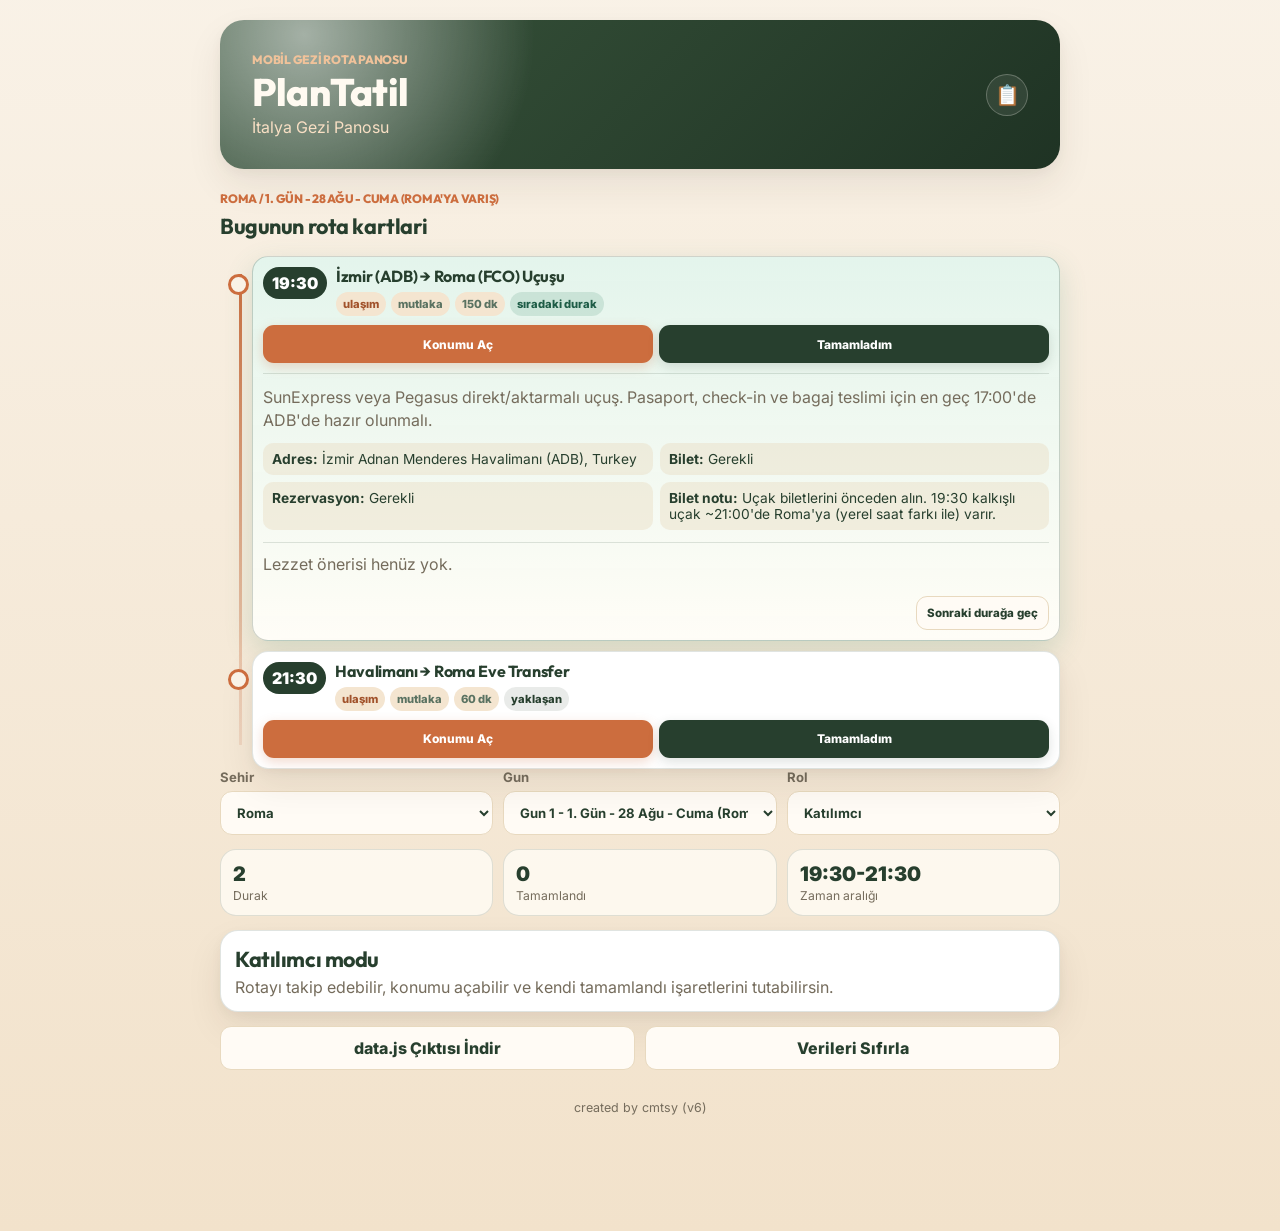
<file: index.html>
<!doctype html>
<html lang="tr">
  <head>
    <meta charset="utf-8">
    <meta name="viewport" content="width=device-width, initial-scale=1">
    <title>PlanTatil - İtalya Gezi Panosu</title>
    <meta
      name="description"
      content="PlanTatil mobil öncelikli gezi rota panosu prototipi."
    >
    <link rel="preconnect" href="https://fonts.googleapis.com">
    <link rel="preconnect" href="https://fonts.gstatic.com" crossorigin>
    <link href="https://fonts.googleapis.com/css2?family=Inter:wght@400;500;600&family=Outfit:wght@600;700;800&display=swap" rel="stylesheet">
    <link rel="manifest" href="manifest.json?v=6">
    <meta name="theme-color" content="#263d2b">
    <link rel="stylesheet" href="styles.css?v=6">
  </head>
  <body>
    <div class="app-shell">
      <header class="hero">
        <div class="hero__top">
          <div>
            <p class="eyebrow">Mobil gezi rota panosu</p>
            <h1>PlanTatil</h1>
            <p class="subtitle">İtalya Gezi Panosu</p>
          </div>
          <a href="ozet.html" class="icon-button" style="color: #fffaf1; border: 1px solid rgba(255, 250, 241, 0.25); border-radius: 50%; width: 42px; height: 42px; display: flex; align-items: center; justify-content: center; text-decoration: none; font-size: 1.25rem; background: rgba(255, 255, 255, 0.08); transition: var(--transition); align-self: center;" title="Gezi Özeti" onmouseover="this.style.background='rgba(255, 255, 255, 0.18)'" onmouseout="this.style.background='rgba(255, 255, 255, 0.08)'">
            📋
          </a>
        </div>
      </header>

      <main>
        <section class="route-heading">
          <div>
            <p class="eyebrow" id="routeContext">Roma / Gün 1</p>
            <h2>Bugunun rota kartlari</h2>
          </div>
        </section>

        <section class="empty-state" id="emptyState" hidden>
          <h2>Bu seçim için rota henüz hazır değil.</h2>
          <p>İlk prototipte yalnızca Roma / Gün 1 dolu. Diğer şehir ve günler sonraki fazlarda eklenecek.</p>
        </section>

        <section class="timeline" id="routeList" aria-label="Rota kartlari"></section>
        <section class="controls" aria-label="Pano secimleri">
          <label>
            Sehir
            <select id="citySelect"></select>
          </label>
          <label>
            Gun
            <select id="daySelect"></select>
          </label>
          <label>
            Rol
            <select id="roleSelect">
              <option value="admin">Admin</option>
              <option value="foodEditor">Lezzet Editörü</option>
              <option value="participant">Katılımcı</option>
            </select>
          </label>
        </section>
        <section class="summary-grid" aria-label="Gun ozeti">
          <article>
            <span id="stopCount">0</span>
            <p>Durak</p>
          </article>
          <article>
            <span id="completedCount">0</span>
            <p>Tamamlandı</p>
          </article>
          <article>
            <span id="dayWindow">-</span>
            <p>Zaman aralığı</p>
          </article>
        </section>
        <section class="role-panel" id="rolePanel"></section>
        <section class="panel-actions" aria-label="Plan islemleri">
          <button class="ghost-button" id="exportDataButton" type="button">
            data.js Çıktısı İndir
          </button>
          <button class="ghost-button" id="resetDataButton" type="button">
            Verileri Sıfırla
          </button>
        </section>
        <section class="panel-actions panel-actions--admin admin-only">
          <button class="secondary-button" id="addDayButton" type="button">
            + Gün Ekle
          </button>
          <button class="primary-button" id="addStopButton" type="button">
            + Yeni Durak
          </button>
        </section>
        <footer class="site-credit">created by cmtsy (v6)</footer>
      </main>
    </div>

    <dialog class="dialog" id="stopDialog">
      <form method="dialog" id="stopForm">
        <div class="dialog__header">
          <h2 id="stopDialogTitle">Durak</h2>
          <button class="icon-button" id="closeStopDialog" type="button" aria-label="Kapat">x</button>
        </div>
        <input type="hidden" id="stopId">
        <input type="hidden" id="stopSourceRouteKey">
        <div class="form-grid">
          <label>Saat <input id="stopTime" type="time" required></label>
          <label>Başlık <input id="stopTitle" type="text" required></label>
          <label>
            Gun Degistir / Baska Gune Tasi
            <select id="stopDayId"></select>
          </label>
          <label>
            Tur
            <select id="stopType">
              <option value="gezi">Gezi</option>
              <option value="müze">Müze</option>
              <option value="yemek molası">Yemek molası</option>
              <option value="serbest zaman">Serbest zaman</option>
            </select>
          </label>
          <label>Tahmini süre <input id="stopDuration" type="text" placeholder="90 dk"></label>
          <label class="span-2">Adres <input id="stopAddress" type="text"></label>
          <label class="span-2">Google Maps linki <input id="stopMapLink" type="url"></label>
          <label class="span-2">Kısa açıklama <textarea id="stopDescription" rows="3"></textarea></label>
          <label>
            Bilet gerekli mi?
            <select id="stopTicketRequired">
              <option value="false">Hayır</option>
              <option value="true">Evet</option>
            </select>
          </label>
          <label>
            Rezervasyon gerekli mi?
            <select id="stopReservationRequired">
              <option value="false">Hayır</option>
              <option value="true">Evet</option>
            </select>
          </label>
          <label>
            Öncelik
            <select id="stopPriority">
              <option value="mutlaka">Mutlaka</option>
              <option value="opsiyonel">Opsiyonel</option>
            </select>
          </label>
        </div>
        <menu class="dialog__actions">
          <button class="ghost-button" id="cancelStopDialog" type="button">Vazgeç</button>
          <button class="primary-button" id="saveStopButton" value="default" type="submit">Kaydet</button>
        </menu>
      </form>
    </dialog>

    <dialog class="dialog" id="foodDialog">
      <form method="dialog" id="foodForm">
        <div class="dialog__header">
          <h2 id="foodDialogTitle">Lezzet önerisi ekle</h2>
          <button class="icon-button" id="closeFoodDialog" type="button" aria-label="Kapat">x</button>
        </div>
        <input type="hidden" id="foodStopId">
        <input type="hidden" id="foodId">
        <div class="form-grid">
          <label>
            Tur
            <select id="foodType">
              <option value="yemek">Yemek</option>
              <option value="kahve">Kahve</option>
              <option value="dondurma">Dondurma</option>
              <option value="tatlı">Tatlı</option>
              <option value="alışveriş">Alışveriş</option>
            </select>
          </label>
          <label>Fiyat etiketi <input id="foodPrice" type="text" placeholder="€€"></label>
          <label class="span-2">Başlık <input id="foodTitle" type="text" required></label>
          <label class="span-2">Harita linki <input id="foodMapLink" type="url"></label>
          <label class="span-2">Kısa not <textarea id="foodNote" rows="3"></textarea></label>
        </div>
        <menu class="dialog__actions">
          <button class="ghost-button" id="cancelFoodDialog" type="button">Vazgeç</button>
          <button class="primary-button" id="saveFoodButton" value="default" type="submit">Öneri Ekle</button>
        </menu>
      </form>
    </dialog>

    <dialog class="dialog dialog--compact" id="dayDialog">
      <form method="dialog" id="dayForm">
        <div class="dialog__header">
          <h2 id="dayDialogTitle">Yeni gün ekle</h2>
          <button class="icon-button" id="closeDayDialog" type="button" aria-label="Kapat">x</button>
        </div>
        <div class="form-grid form-grid--compact">
          <label>Gün adı <input id="dayLabel" type="text" placeholder="Gün 2" required></label>
        </div>
        <menu class="dialog__actions">
          <button class="ghost-button" id="cancelDayDialog" type="button">Vazgeç</button>
          <button class="primary-button" id="saveDayButton" value="default" type="submit">Günü Ekle</button>
        </menu>
      </form>
    </dialog>

    <script src="data.js?v=6"></script>
    <script src="app.js?v=6"></script>
  </body>
</html>
</file>
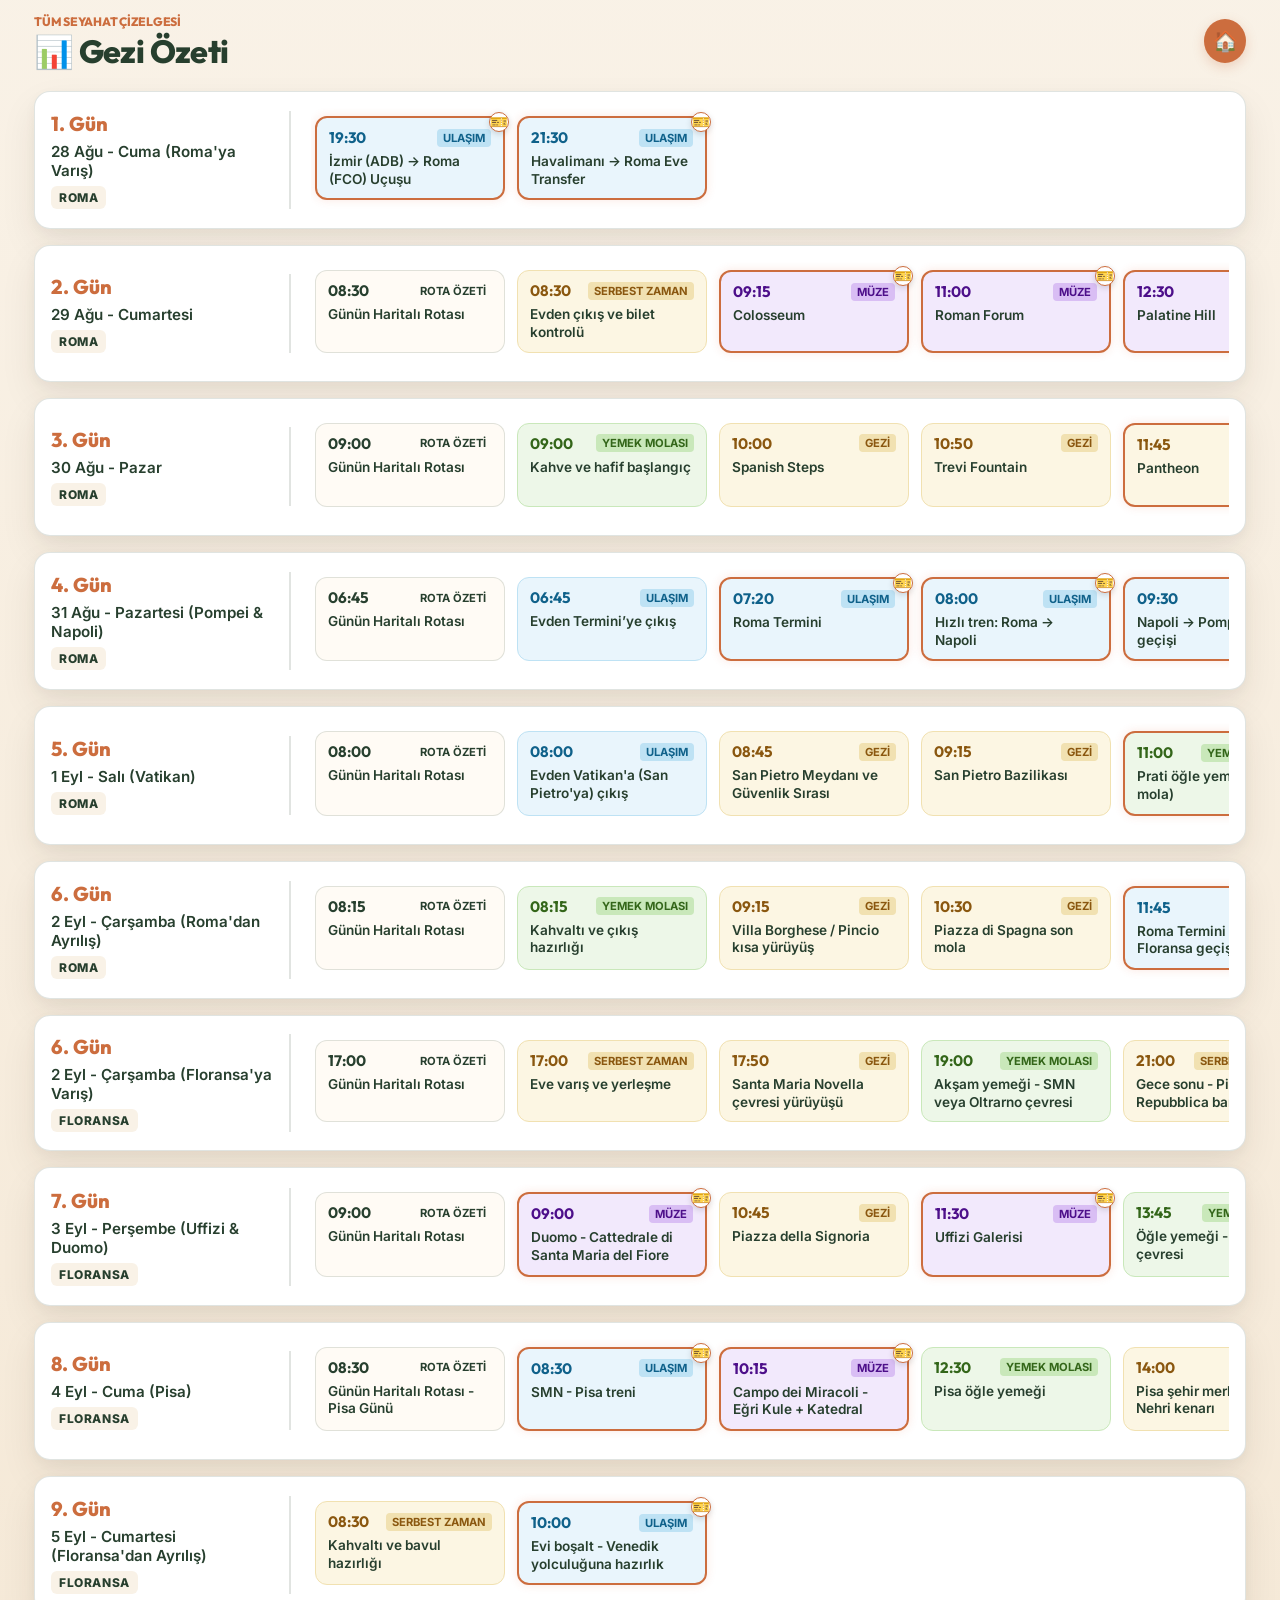
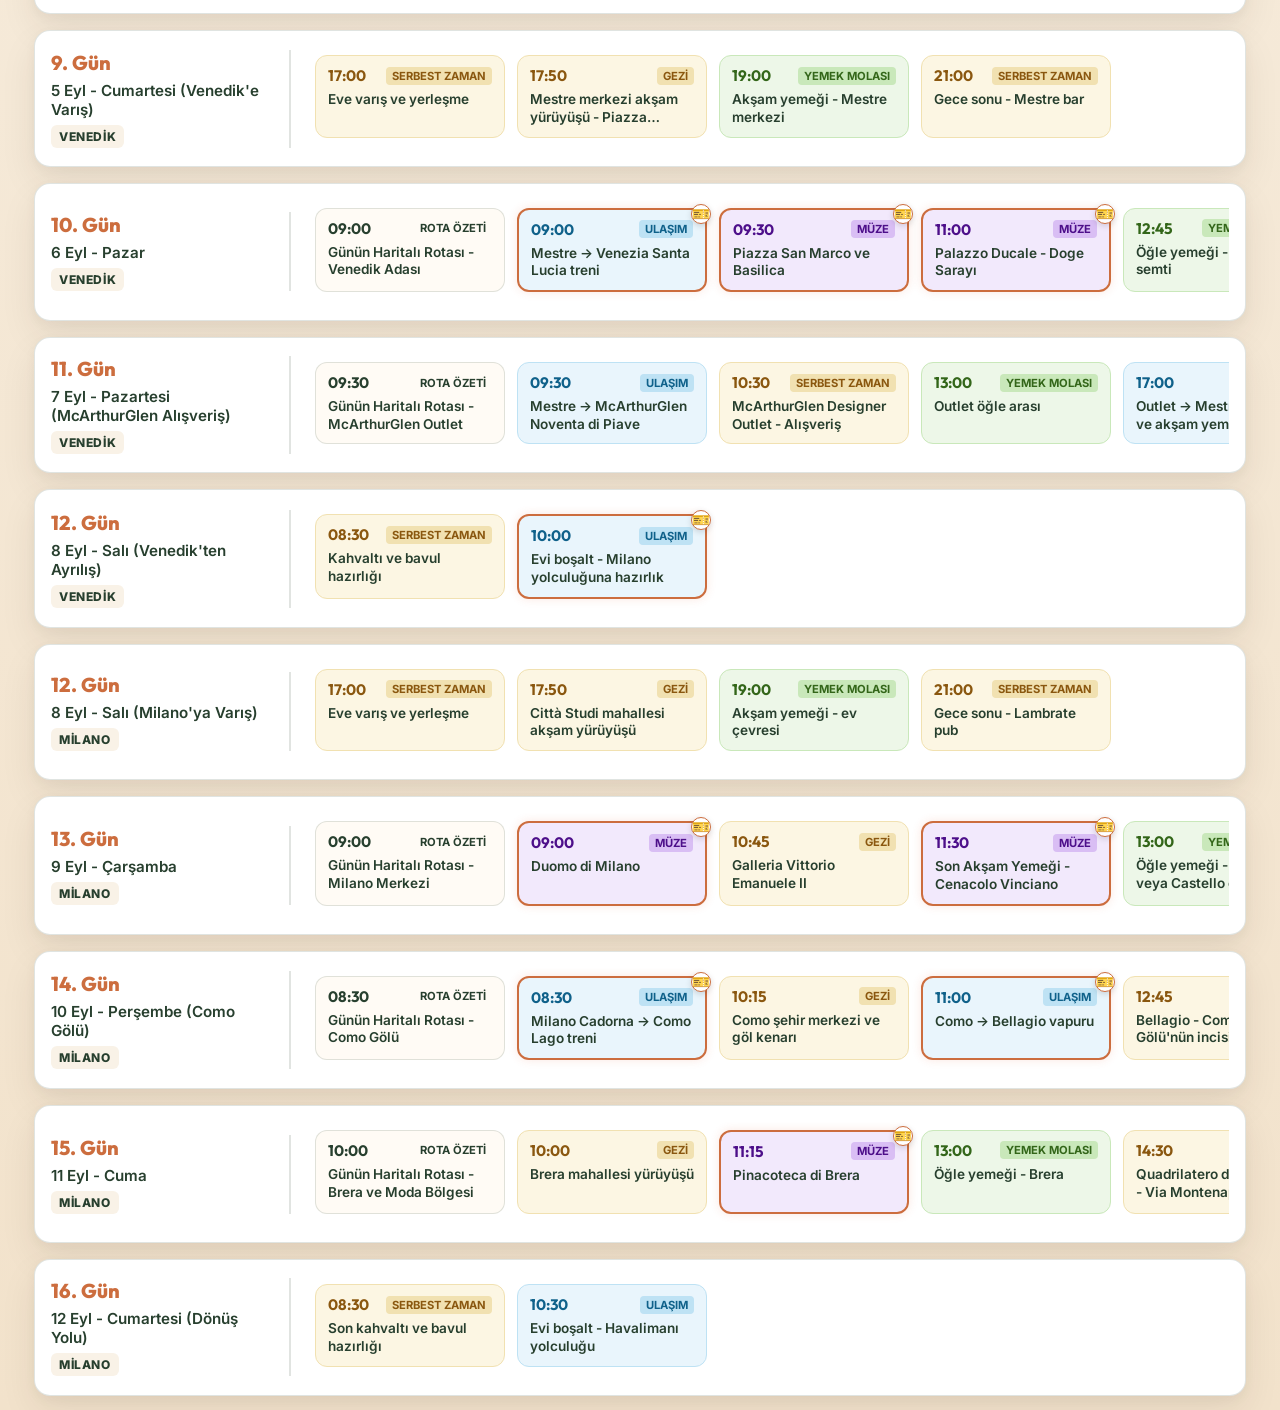
<file: ozet.html>
<!doctype html>
<html lang="tr">
  <head>
    <meta charset="utf-8">
    <meta name="viewport" content="width=device-width, initial-scale=1">
    <title>PlanTatil - Tüm Gezi Özeti</title>
    <link rel="preconnect" href="https://fonts.googleapis.com">
    <link rel="preconnect" href="https://fonts.gstatic.com" crossorigin>
    <link href="https://fonts.googleapis.com/css2?family=Inter:wght@400;500;600&family=Outfit:wght@600;700;800&display=swap" rel="stylesheet">
    <link rel="stylesheet" href="styles.css?v=6">
    <style>
      /* Scoped styling for summary page */
      .app-shell--wide {
        width: min(100%, 1240px);
        margin: 0 auto;
        padding: 14px;
      }

      .summary-header {
        display: flex;
        justify-content: space-between;
        align-items: center;
        margin-bottom: 24px;
        flex-wrap: wrap;
        gap: 14px;
      }

      .summary-header h1 {
        margin: 0;
        font-family: 'Outfit', sans-serif;
        font-size: 2rem;
        color: var(--olive);
      }

      .timeline-rows {
        display: flex;
        flex-direction: column;
        gap: 16px;
      }

      .day-row {
        background: var(--card);
        border-radius: 16px;
        padding: 16px;
        box-shadow: var(--shadow);
        display: grid;
        grid-template-columns: 240px 1fr;
        gap: 20px;
        align-items: center;
        transition: var(--transition);
        border: 1px solid var(--line);
      }

      .day-row:hover {
        transform: translateY(-2px);
        box-shadow: 0 20px 40px hsla(30, 40%, 15%, 0.12);
      }

      .day-meta {
        display: flex;
        flex-direction: column;
        gap: 6px;
        padding-right: 16px;
        border-right: 2px solid var(--line);
      }

      .day-meta__number {
        font-family: 'Outfit', sans-serif;
        font-size: 1.25rem;
        font-weight: 800;
        color: var(--terra);
      }

      .day-meta__date {
        font-size: 0.95rem;
        font-weight: 600;
        color: var(--olive);
      }

      .day-meta__city {
        display: inline-block;
        align-self: flex-start;
        background: var(--cream);
        color: var(--olive);
        font-size: 0.75rem;
        font-weight: 800;
        padding: 4px 8px;
        border-radius: 6px;
        text-transform: uppercase;
        letter-spacing: 0.05em;
      }

      .day-timeline-wrapper {
        position: relative;
        overflow: hidden;
      }

      .day-timeline {
        display: flex;
        gap: 12px;
        overflow-x: auto;
        padding: 8px 4px 12px;
        scroll-behavior: smooth;
        scrollbar-width: thin;
        scrollbar-color: var(--sand) transparent;
      }

      /* Webkit scrollbar customization */
      .day-timeline::-webkit-scrollbar {
        height: 6px;
      }
      .day-timeline::-webkit-scrollbar-track {
        background: transparent;
      }
      .day-timeline::-webkit-scrollbar-thumb {
        background-color: var(--sand);
        border-radius: 10px;
      }

      .stop-node {
        flex: 0 0 auto;
        width: 190px;
        background: var(--cream-2);
        border: 1px solid var(--line);
        border-radius: 12px;
        padding: 10px 12px;
        cursor: pointer;
        display: flex;
        flex-direction: column;
        gap: 6px;
        transition: var(--transition);
        position: relative;
      }

      .stop-node:hover {
        transform: translateY(-2px) scale(1.02);
        background: #fff;
        box-shadow: 0 6px 16px rgba(0,0,0,0.06);
      }

      .stop-node__time-type {
        display: flex;
        justify-content: space-between;
        align-items: center;
      }

      .stop-node__time {
        font-family: 'Outfit', sans-serif;
        font-weight: 700;
        font-size: 0.95rem;
        color: var(--olive);
      }

      .stop-node__type {
        font-size: 0.7rem;
        font-weight: 700;
        padding: 2px 6px;
        border-radius: 4px;
        text-transform: uppercase;
      }

      .stop-node__title {
        font-size: 0.85rem;
        font-weight: 600;
        color: var(--olive);
        white-space: normal;
        line-height: 1.3;
        display: -webkit-box;
        -webkit-line-clamp: 2;
        -webkit-box-orient: vertical;
        overflow: hidden;
      }

      .stop-node__badges {
        display: flex;
        gap: 4px;
        margin-top: auto;
      }

      .badge {
        font-size: 0.75rem;
        padding: 1px 4px;
        border-radius: 4px;
      }

      /* Node color themes based on type */
      .type-ulasim { background-color: hsl(200, 75%, 95%); border-color: hsl(200, 70%, 85%); }
      .type-ulasim .stop-node__type { background-color: hsl(200, 70%, 85%); color: hsl(200, 80%, 30%); }
      .type-ulasim .stop-node__time { color: hsl(200, 80%, 30%); }

      .type-muze { background-color: hsl(270, 75%, 95%); border-color: hsl(270, 70%, 85%); }
      .type-muze .stop-node__type { background-color: hsl(270, 70%, 85%); color: hsl(270, 80%, 30%); }
      .type-muze .stop-node__time { color: hsl(270, 80%, 30%); }

      .type-yemek { background-color: hsl(100, 50%, 94%); border-color: hsl(100, 50%, 82%); }
      .type-yemek .stop-node__type { background-color: hsl(100, 50%, 82%); color: hsl(100, 60%, 25%); }
      .type-yemek .stop-node__time { color: hsl(100, 60%, 25%); }

      .type-gezi { background-color: hsl(45, 80%, 94%); border-color: hsl(45, 70%, 82%); }
      .type-gezi .stop-node__type { background-color: hsl(45, 70%, 82%); color: hsl(35, 80%, 30%); }
      .type-gezi .stop-node__time { color: hsl(35, 80%, 30%); }

      /* Critical highlight (Ticket or Reservation required) */
      .stop-node.is-critical {
        border: 2px solid var(--terra);
        box-shadow: 0 0 10px rgba(226, 95, 56, 0.15);
      }

      .stop-node.is-critical::after {
        content: "🎫";
        position: absolute;
        top: -6px;
        right: -6px;
        font-size: 0.9rem;
        background: white;
        border-radius: 50%;
        width: 18px;
        height: 18px;
        display: flex;
        align-items: center;
        justify-content: center;
        box-shadow: 0 2px 6px rgba(0,0,0,0.15);
        border: 1px solid var(--terra);
      }

      /* Detail Box inside Dialog */
      .detail-card {
        padding: 8px 4px;
      }
      .detail-row {
        margin-bottom: 12px;
      }
      .detail-label {
        font-size: 0.75rem;
        font-weight: 800;
        text-transform: uppercase;
        color: var(--muted);
        letter-spacing: 0.05em;
        margin-bottom: 2px;
      }
      .detail-value {
        font-size: 0.95rem;
        color: var(--olive);
        line-height: 1.4;
      }

      /* Responsive rules */
      @media (max-width: 900px) {
        .day-row {
          grid-template-columns: 1fr;
          gap: 12px;
        }
        .day-meta {
          flex-direction: row;
          align-items: center;
          justify-content: space-between;
          border-right: none;
          border-bottom: 2px solid var(--line);
          padding-right: 0;
          padding-bottom: 10px;
        }
        .day-meta__city {
          align-self: center;
        }
      }
    </style>
  </head>
  <body>
    <div class="app-shell app-shell--wide">
      <header class="summary-header">
        <div>
          <p class="eyebrow">Tüm Seyahat Çizelgesi</p>
          <h1>📊 Gezi Özeti</h1>
        </div>
        <a href="index.html" class="primary-button" style="text-decoration: none; display: inline-flex; align-items: center; justify-content: center; width: 42px; height: 42px; border-radius: 50%; padding: 0; font-size: 1.25rem; align-self: center;" title="Ana Pano">
          🏠
        </a>
      </header>

      <main class="timeline-rows" id="summaryContainer">
        <!-- JS builds rows here -->
      </main>
    </div>

    <!-- Detailed Modal View for any Stop Node -->
    <dialog class="dialog" id="detailDialog">
      <div class="dialog__header">
        <h2 id="detailTitle">Durak Detayı</h2>
        <button class="icon-button" id="closeDetailDialog" type="button" aria-label="Kapat">x</button>
      </div>
      <div class="detail-card">
        <div class="detail-row">
          <div class="detail-label">Saat ve Süre</div>
          <div class="detail-value" id="detailTimeAndDuration">-</div>
        </div>
        <div class="detail-row">
          <div class="detail-label">Tür</div>
          <div class="detail-value" id="detailType">-</div>
        </div>
        <div class="detail-row">
          <div class="detail-label">Açıklama</div>
          <div class="detail-value" id="detailDescription">-</div>
        </div>
        <div class="detail-row" id="detailAddressRow">
          <div class="detail-label">Adres</div>
          <div class="detail-value" id="detailAddress">-</div>
        </div>
        <div class="detail-row" id="detailMapRow">
          <div class="detail-label">Harita Linki</div>
          <div class="detail-value">
            <a id="detailMapLink" href="#" target="_blank" rel="noopener">Google Haritalarda Göster 📍</a>
          </div>
        </div>
        <div class="detail-row" id="detailTicketRow" style="display: none;">
          <div class="detail-label" style="color: var(--terra);">🎫 Bilet / Rezervasyon Notu</div>
          <div class="detail-value" id="detailTicketNote">-</div>
        </div>
        <div class="detail-row" id="detailFoodRow" style="display: none;">
          <div class="detail-label" style="color: #4a7a50;">🍽️ Yemek Önerileri</div>
          <div class="detail-value" id="detailFoodSuggestions">-</div>
        </div>
      </div>
      <menu class="dialog__actions">
        <button class="ghost-button" id="closeDetailButton" type="button">Kapat</button>
      </menu>
    </dialog>

    <script src="data.js?v=6"></script>
    <script>
      document.addEventListener("DOMContentLoaded", () => {
        const container = document.getElementById("summaryContainer");
        const dialog = document.getElementById("detailDialog");
        
        // Modal UI Elements
        const detailTitle = document.getElementById("detailTitle");
        const detailTimeAndDuration = document.getElementById("detailTimeAndDuration");
        const detailType = document.getElementById("detailType");
        const detailDescription = document.getElementById("detailDescription");
        const detailAddressRow = document.getElementById("detailAddressRow");
        const detailAddress = document.getElementById("detailAddress");
        const detailMapRow = document.getElementById("detailMapRow");
        const detailMapLink = document.getElementById("detailMapLink");
        const detailTicketRow = document.getElementById("detailTicketRow");
        const detailTicketNote = document.getElementById("detailTicketNote");
        const detailFoodRow = document.getElementById("detailFoodRow");
        const detailFoodSuggestions = document.getElementById("detailFoodSuggestions");

        // Close modal triggers
        document.getElementById("closeDetailDialog").addEventListener("click", () => dialog.close());
        document.getElementById("closeDetailButton").addEventListener("click", () => dialog.close());

        // Check data source
        if (typeof DEMO_TRIP_DATA === "undefined") {
          container.innerHTML = `<div class="empty-state"><h2>Veri kaynağı (data.js) bulunamadı.</h2></div>`;
          return;
        }

        // Loop through all cities and their days to build timeline rows
        DEMO_TRIP_DATA.cities.forEach(city => {
          city.days.forEach(day => {
            const routeKey = `${city.id}:${day.id}`;
            const routeStops = DEMO_TRIP_DATA.routes[routeKey] || [];
            
            // Parse day label (e.g. "1. Gün - 28 Ağu - Cuma (Roma'ya Varış)")
            // We split into day number, and details
            const labelParts = day.label.split(" - ");
            const dayNum = labelParts[0] || "";
            const dayDate = labelParts[1] ? `${labelParts[1]} - ${labelParts[2] || ""}` : day.label;

            // Row Container
            const row = document.createElement("div");
            row.className = "day-row";

            // Left side (Meta info)
            const meta = document.createElement("div");
            meta.className = "day-meta";
            meta.innerHTML = `
              <span class="day-meta__number">${dayNum}</span>
              <span class="day-meta__date">${dayDate}</span>
              <span class="day-meta__city">${city.name}</span>
            `;
            row.appendChild(meta);

            // Right side (Timeline of stops)
            const timelineWrapper = document.createElement("div");
            timelineWrapper.className = "day-timeline-wrapper";

            const timeline = document.createElement("div");
            timeline.className = "day-timeline";

            if (routeStops.length === 0) {
              timeline.innerHTML = `<p style="color: var(--muted); font-size: 0.85rem; margin: 8px 0;">Bu gün için planlanmış etkinlik bulunmuyor.</p>`;
            } else {
              routeStops.forEach(stop => {
                const stopNode = document.createElement("div");
                
                // Color theme class map
                let typeClass = "";
                const typeLower = (stop.type || "").toLowerCase();
                if (typeLower.includes("ulaşım") || typeLower.includes("transfer")) {
                  typeClass = "type-ulasim";
                } else if (typeLower.includes("müze") || typeLower.includes("galeri")) {
                  typeClass = "type-muze";
                } else if (typeLower.includes("yemek") || typeLower.includes("mola")) {
                  typeClass = "type-yemek";
                } else if (typeLower.includes("gezi") || typeLower.includes("serbest")) {
                  typeClass = "type-gezi";
                }

                stopNode.className = `stop-node ${typeClass}`;
                
                // Critical status check (Ticket or reservation required)
                const isCritical = stop.ticketRequired === true || stop.reservationRequired === true;
                if (isCritical) {
                  stopNode.classList.add("is-critical");
                }

                // Node content
                stopNode.innerHTML = `
                  <div class="stop-node__time-type">
                    <span class="stop-node__time">${stop.time || ""}</span>
                    <span class="stop-node__type">${stop.type || ""}</span>
                  </div>
                  <div class="stop-node__title" title="${stop.title}">${stop.title || ""}</div>
                `;

                // Event listener to open modal with full details
                stopNode.addEventListener("click", () => {
                  showStopDetails(stop, city.name, dayNum);
                });

                timeline.appendChild(stopNode);
              });
            }

            timelineWrapper.appendChild(timeline);
            row.appendChild(timelineWrapper);
            container.appendChild(row);
          });
        });

        // Function to populate and open stop details modal
        function showStopDetails(stop, cityName, dayNum) {
          detailTitle.textContent = `${cityName} / ${dayNum} - ${stop.title}`;
          detailTimeAndDuration.textContent = `${stop.time || "Belirtilmemiş"} (${stop.duration || "Süre belirtilmemiş"})`;
          detailType.textContent = (stop.type || "Belirtilmemiş").toUpperCase();
          detailDescription.textContent = stop.description || "Açıklama bulunmuyor.";

          // Address
          if (stop.address) {
            detailAddressRow.style.display = "block";
            detailAddress.textContent = stop.address;
          } else {
            detailAddressRow.style.display = "none";
          }

          // Map link
          if (stop.mapLink) {
            detailMapRow.style.display = "block";
            detailMapLink.href = stop.mapLink;
          } else {
            detailMapRow.style.display = "none";
          }

          // Ticket note
          const isCritical = stop.ticketRequired || stop.reservationRequired;
          if (isCritical || stop.ticketNote) {
            detailTicketRow.style.display = "block";
            detailTicketNote.textContent = stop.ticketNote || "Bilet veya rezervasyon gereklidir.";
          } else {
            detailTicketRow.style.display = "none";
          }

          // Food suggestions
          if (stop.foodSuggestions && stop.foodSuggestions.length > 0) {
            detailFoodRow.style.display = "block";
            const foodText = stop.foodSuggestions.map(f => {
              const priceText = f.price ? ` (${f.price})` : "";
              const noteText = f.note ? ` - ${f.note}` : "";
              return `• **${f.title}**${priceText}${noteText}`;
            }).join("\n");
            
            // Convert simple markdown bullets/bold in suggestions to HTML
            detailFoodSuggestions.innerHTML = foodText
              .replace(/\*\*(.*?)\*\*/g, '<strong>$1</strong>')
              .replace(/\n/g, '<br>');
          } else {
            detailFoodRow.style.display = "none";
          }

          // Open dialog modal
          dialog.showModal();
        }
      });
    </script>
  </body>
</html>
</file>
<file: styles.css>
:root {
  --cream: hsl(36, 60%, 94%);
  --cream-2: hsl(36, 100%, 98%);
  --card: hsl(0, 0%, 100%);
  --olive: hsl(137, 23%, 20%);
  --olive-soft: hsl(137, 12%, 40%);
  --terra: hsl(20, 58%, 52%);
  --terra-dark: hsl(20, 58%, 40%);
  --sand: hsl(38, 48%, 83%);
  --muted: hsl(38, 12%, 41%);
  --line: hsla(137, 23%, 20%, 0.14);
  --shadow: 0 16px 36px hsla(30, 40%, 15%, 0.08), 0 4px 12px hsla(30, 40%, 15%, 0.04);
  --transition: all 0.25s cubic-bezier(0.16, 1, 0.3, 1);
}

* {
  box-sizing: border-box;
}

body {
  margin: 0;
  background: linear-gradient(180deg, var(--cream), #f2e2cb);
  color: var(--olive);
  font-family: 'Inter', system-ui, -apple-system, sans-serif;
  -webkit-font-smoothing: antialiased;
}

button,
input,
select,
textarea {
  font: inherit;
}

button {
  cursor: pointer;
}

.app-shell {
  width: min(100%, 880px);
  margin: 0 auto;
  padding: 14px 14px 92px;
}

.hero {
  background:
    radial-gradient(circle at 10% 10%, rgba(255, 255, 255, 0.55), transparent 30%),
    linear-gradient(135deg, #38543b, #1f3324);
  border-radius: 0 0 24px 24px;
  color: #fffaf1;
  margin: -14px -14px 18px;
  padding: 24px 16px 18px;
  box-shadow: var(--shadow);
}

.hero__top {
  display: flex;
  align-items: flex-start;
  justify-content: space-between;
  gap: 14px;
}

.eyebrow {
  color: var(--terra);
  font-size: 0.76rem;
  font-weight: 800;
  letter-spacing: 0.08em;
  margin: 0 0 6px;
  text-transform: uppercase;
}

.hero .eyebrow {
  color: #f0c29a;
}

h1,
h2,
h3,
h4,
p {
  margin-top: 0;
}

h1,
h2,
h3,
h4,
.eyebrow {
  font-family: 'Outfit', sans-serif;
  letter-spacing: -0.02em;
}

h1 {
  font-size: 2.4rem;
  line-height: 1;
  margin-bottom: 6px;
  font-weight: 800;
}

h2 {
  font-size: 1.35rem;
  margin-bottom: 4px;
  font-weight: 700;
}

h3 {
  font-size: 1.1rem;
  font-weight: 700;
}

.subtitle {
  color: #f8dfc4;
  font-size: 1rem;
  margin-bottom: 0;
}

.controls,
.summary-grid {
  display: grid;
  gap: 10px;
  grid-template-columns: 1fr;
}

.controls label,
.dialog label {
  color: var(--muted);
  display: grid;
  font-size: 0.82rem;
  font-weight: 700;
  gap: 6px;
}

select,
input,
textarea {
  background: var(--cream-2);
  border: 1px solid var(--sand);
  border-radius: 12px;
  color: var(--olive);
  min-height: 44px;
  padding: 10px 12px;
  width: 100%;
}

textarea {
  resize: vertical;
}

.summary-grid {
  grid-template-columns: repeat(3, 1fr);
  margin: 14px 0;
}

.summary-grid article {
  background: rgba(255, 253, 247, 0.78);
  border: 1px solid var(--line);
  border-radius: 16px;
  padding: 12px;
}

.summary-grid span {
  display: block;
  font-size: 1.25rem;
  font-weight: 900;
}

.summary-grid p {
  color: var(--muted);
  font-size: 0.76rem;
  margin: 2px 0 0;
}

.role-panel,
.empty-state {
  background: var(--card);
  border: 1px solid var(--line);
  border-radius: 18px;
  box-shadow: var(--shadow);
  margin: 14px 0;
  padding: 14px;
}

.role-panel p,
.empty-state p {
  color: var(--muted);
  margin-bottom: 0;
}

.panel-actions {
  display: grid;
  gap: 10px;
  grid-template-columns: 1fr 1fr;
  margin: 0 0 16px;
}

.panel-actions--admin {
  grid-template-columns: 1fr 1fr;
  margin-top: -4px;
}

.site-credit {
  color: var(--muted);
  font-size: 0.78rem;
  margin: 18px 0 6px;
  text-align: center;
}

.route-heading {
  align-items: center;
  display: flex;
  justify-content: flex-start;
  margin: 20px 0 12px;
}

.timeline {
  display: grid;
  gap: 10px;
  position: relative;
}

.timeline::before {
  background: linear-gradient(var(--terra), rgba(200, 107, 63, 0.15));
  bottom: 24px;
  content: "";
  left: 19px;
  position: absolute;
  top: 18px;
  width: 3px;
}

.stop-card {
  background: var(--card);
  border: 1px solid var(--line);
  border-radius: 16px;
  box-shadow: var(--shadow);
  margin-left: 32px;
  padding: 10px;
  position: relative;
  transition: var(--transition);
}

.stop-card:hover {
  transform: translateY(-2px);
  box-shadow: 0 20px 40px hsla(30, 40%, 15%, 0.12);
}

.stop-card::before {
  background: var(--cream);
  border: 3px solid var(--terra);
  border-radius: 50%;
  content: "";
  height: 15px;
  left: -25px;
  position: absolute;
  top: 17px;
  width: 15px;
}

.stop-card.is-next {
  background: linear-gradient(180deg, rgba(226, 244, 236, 0.95), rgba(255, 253, 247, 0.98));
  border-color: rgba(51, 132, 94, 0.68);
  box-shadow: 0 10px 28px rgba(68, 138, 110, 0.2);
}

.stop-card.is-completed {
  opacity: 0.62;
}

.stop-card.is-completed::after {
  display: none;
}

.stop-card.is-expanded {
  border-color: rgba(38, 61, 43, 0.22);
}

.stop-summary {
  cursor: pointer;
  display: grid;
  gap: 9px;
}

.stop-summary:focus-visible {
  outline: 3px solid rgba(200, 107, 63, 0.4);
  outline-offset: 4px;
}

.stop-main {
  align-items: flex-start;
  display: grid;
  gap: 9px;
  grid-template-columns: auto 1fr;
}

.stop-title-block {
  min-width: 0;
}

.stop-meta {
  align-items: center;
  display: flex;
  flex-wrap: wrap;
  gap: 5px;
  margin: 0;
}

.time {
  background: var(--olive);
  border-radius: 999px;
  color: #fff;
  display: inline-flex;
  font-weight: 900;
  line-height: 1;
  padding: 8px 9px;
}

.tag {
  background: #f4e5d0;
  border-radius: 999px;
  color: var(--terra-dark);
  font-size: 0.7rem;
  font-weight: 800;
  padding: 5px 7px;
}

.tag.soft {
  color: var(--olive-soft);
}

.status-tag {
  background: rgba(38, 61, 43, 0.1);
  color: var(--olive);
}

.stop-card.is-next .status-tag {
  background: rgba(72, 145, 116, 0.18);
  color: #1d5c46;
}

.stop-card h3 {
  font-size: 1rem;
  line-height: 1.18;
  margin-bottom: 6px;
  padding-right: 0;
}

.stop-card p {
  color: var(--muted);
  line-height: 1.45;
  margin-bottom: 10px;
}

.stop-details-wrapper {
  display: grid;
  grid-template-rows: 0fr;
  transition: grid-template-rows 280ms cubic-bezier(0.16, 1, 0.3, 1);
}

.stop-card.is-expanded .stop-details-wrapper {
  grid-template-rows: 1fr;
}

.stop-details-content {
  overflow: hidden;
}

.stop-details {
  border-top: 1px solid var(--line);
  margin-top: 10px;
  padding-top: 12px;
}

.facts {
  display: grid;
  gap: 7px;
  margin: 10px 0;
}

.fact {
  background: rgba(232, 216, 190, 0.42);
  border-radius: 10px;
  color: var(--olive);
  font-size: 0.86rem;
  padding: 8px 9px;
}

.compact-actions {
  display: flex;
  gap: 6px;
  width: 100%;
}

.compact-actions .compact-button {
  flex: 1 1 0;
  min-width: 0;
}

.actions,
.food-actions,
.admin-actions {
  display: grid;
  gap: 8px;
  grid-template-columns: 1fr;
  margin-top: 10px;
}

.primary-button,
.secondary-button,
.ghost-button,
.danger-button,
.icon-button {
  border: 0;
  border-radius: 11px;
  font-weight: 800;
  min-height: 44px;
  padding: 10px 13px;
  transition: var(--transition);
  display: inline-flex;
  align-items: center;
  justify-content: center;
  gap: 6px;
}

.primary-button:active,
.secondary-button:active,
.ghost-button:active,
.danger-button:active {
  transform: scale(0.97);
}

.compact-button {
  font-size: 0.75rem;
  min-height: 38px;
  padding: 7px 10px;
}

.detail-actions {
  display: flex;
  justify-content: flex-end;
  margin-top: 10px;
}

.micro-button {
  font-size: 0.72rem;
  min-height: 34px;
  padding: 6px 10px;
}

.primary-button {
  background: var(--terra);
  color: white;
  box-shadow: 0 4px 12px hsla(20, 58%, 52%, 0.25);
}

.primary-button:hover {
  background: var(--terra-dark);
  box-shadow: 0 6px 16px hsla(20, 58%, 40%, 0.35);
}

.secondary-button {
  background: var(--olive);
  color: white;
  box-shadow: 0 4px 12px hsla(137, 23%, 20%, 0.15);
}

.secondary-button:hover {
  background: var(--olive-soft);
  box-shadow: 0 6px 16px hsla(137, 12%, 40%, 0.25);
}

.ghost-button {
  background: var(--cream-2);
  border: 1px solid var(--sand);
  color: var(--olive);
}

.ghost-button:hover {
  background: var(--cream);
  border-color: var(--olive-soft);
}

.danger-button {
  background: #a63f32;
  color: white;
}

.danger-button:hover {
  background: #852e23;
}

.icon-button {
  background: transparent;
  color: var(--olive);
  min-height: 36px;
  padding: 8px 10px;
}

.icon-button:hover {
  background: var(--cream);
}

.food-list {
  border-top: 1px solid var(--line);
  display: grid;
  gap: 8px;
  margin-top: 12px;
  padding-top: 10px;
}

.food-item {
  background: #fff6e8;
  border-radius: 12px;
  padding: 9px;
}

.food-item.is-tried {
  outline: 2px solid rgba(38, 61, 43, 0.25);
}

.food-item h4 {
  margin: 4px 0;
}

.food-item p {
  margin-bottom: 8px;
}

.dialog {
  border: 0;
  border-radius: 22px;
  box-shadow: var(--shadow);
  max-width: 720px;
  width: min(94vw, 720px);
}

.dialog--compact {
  max-width: 460px;
}

.dialog::backdrop {
  background: rgba(20, 24, 17, 0.55);
}

.dialog__header,
.dialog__actions {
  align-items: center;
  display: flex;
  gap: 10px;
  justify-content: space-between;
}

.form-grid {
  display: grid;
  gap: 12px;
  margin: 16px 0;
}

.form-grid--compact {
  grid-template-columns: 1fr;
}

.hidden {
  display: none !important;
}

@media (min-width: 700px) {
  .app-shell {
    padding: 20px 20px 110px;
  }

  .hero {
    border-radius: 24px;
    margin: 0 0 22px;
    padding: 32px;
  }

  .controls {
    grid-template-columns: repeat(3, 1fr);
  }

  .facts {
    grid-template-columns: repeat(2, 1fr);
  }

  .actions,
  .food-actions,
  .admin-actions {
    grid-template-columns: repeat(3, 1fr);
  }

  .form-grid {
    grid-template-columns: repeat(2, 1fr);
  }

  .span-2 {
    grid-column: span 2;
  }
}
</file>
